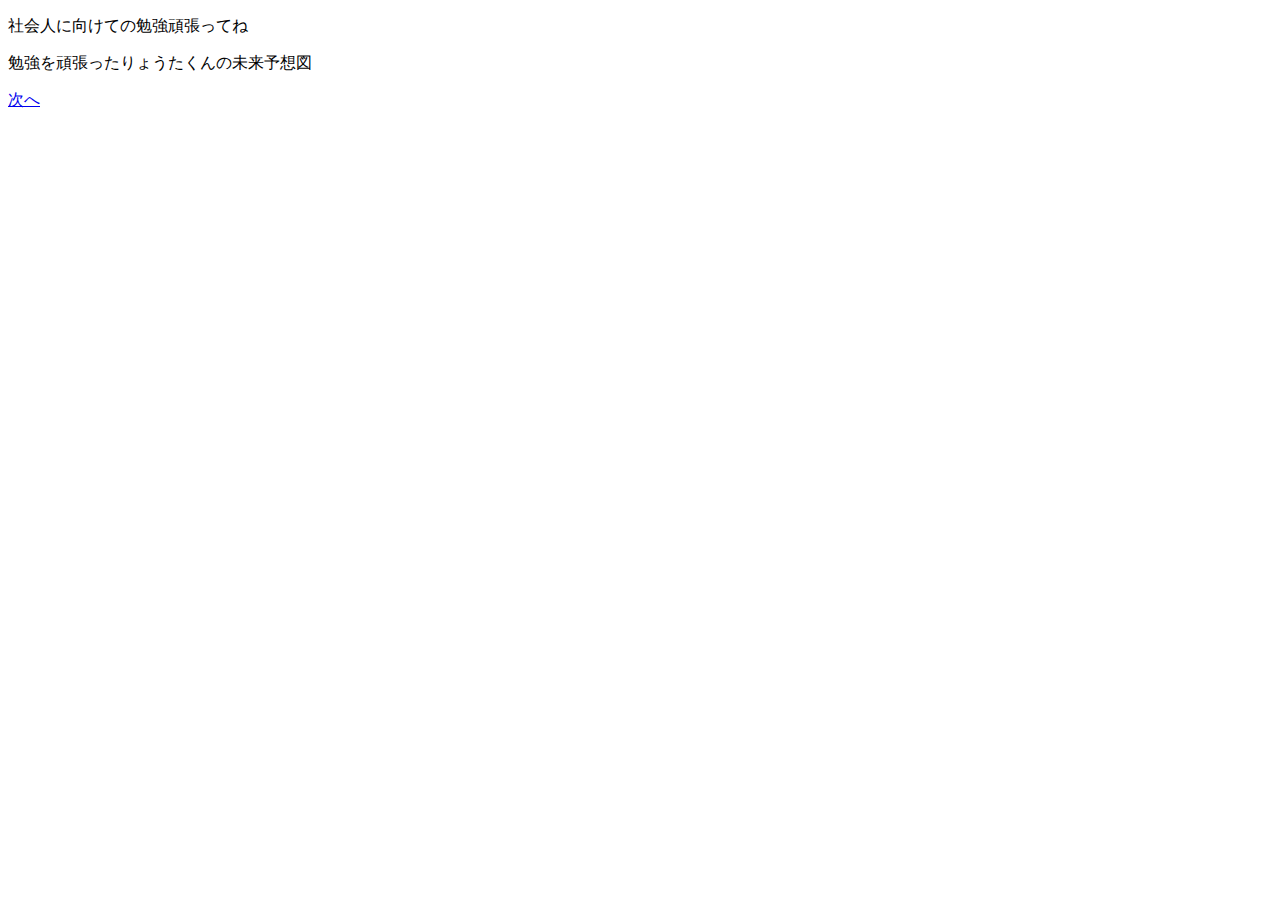
<file: index.html>
<!DOCTYPE html>
<html lang="ja">
<head>
  <meta charset="UTF-8">
  <title>りょうたくんへ</title
</head>
<body>
  <p>社会人に向けての勉強頑張ってね</p>
  <p>勉強を頑張ったりょうたくんの未来予想図</p>
<a href="next.html" class="btn">次へ</a>
</body>
</html>
</file>
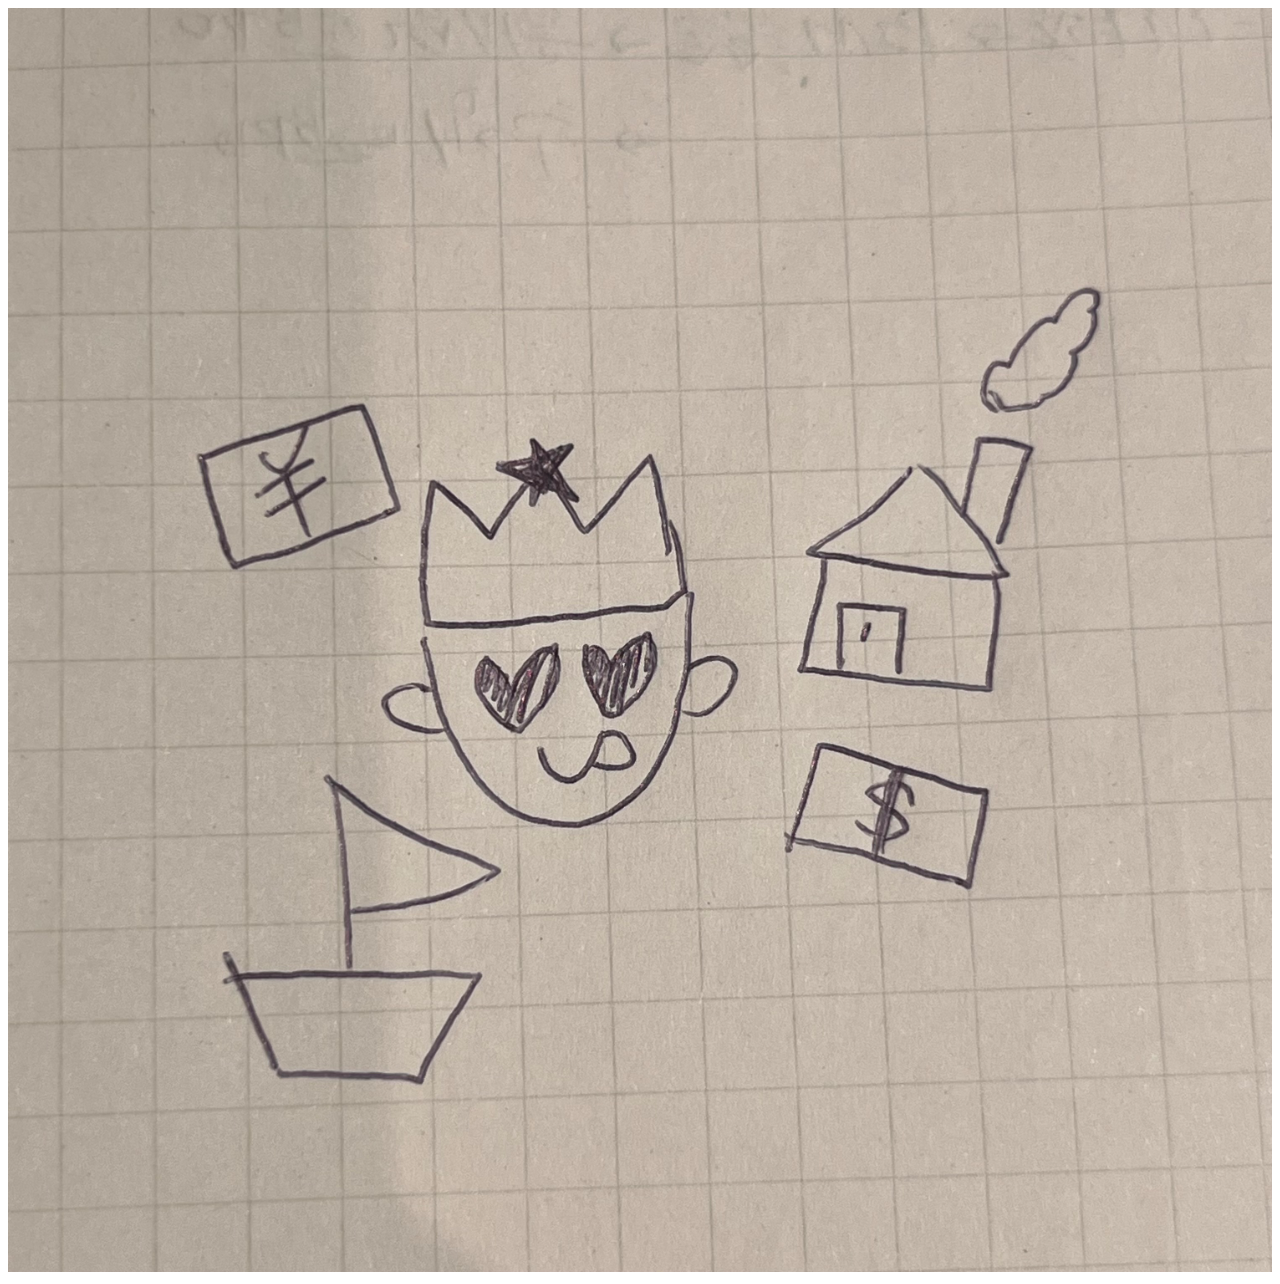
<file: next.html>
<!DOCTYPE html>
<html lang="ja">
<head>
  <meta charset="UTF-8">
  <meta name="viewport" content="width=device-width, initial-scale=1.0">
</head>
<body>
 <img src="IMG_6321.jpeg" style="max-width: 100%; height: auto;">
</body>
</file>
